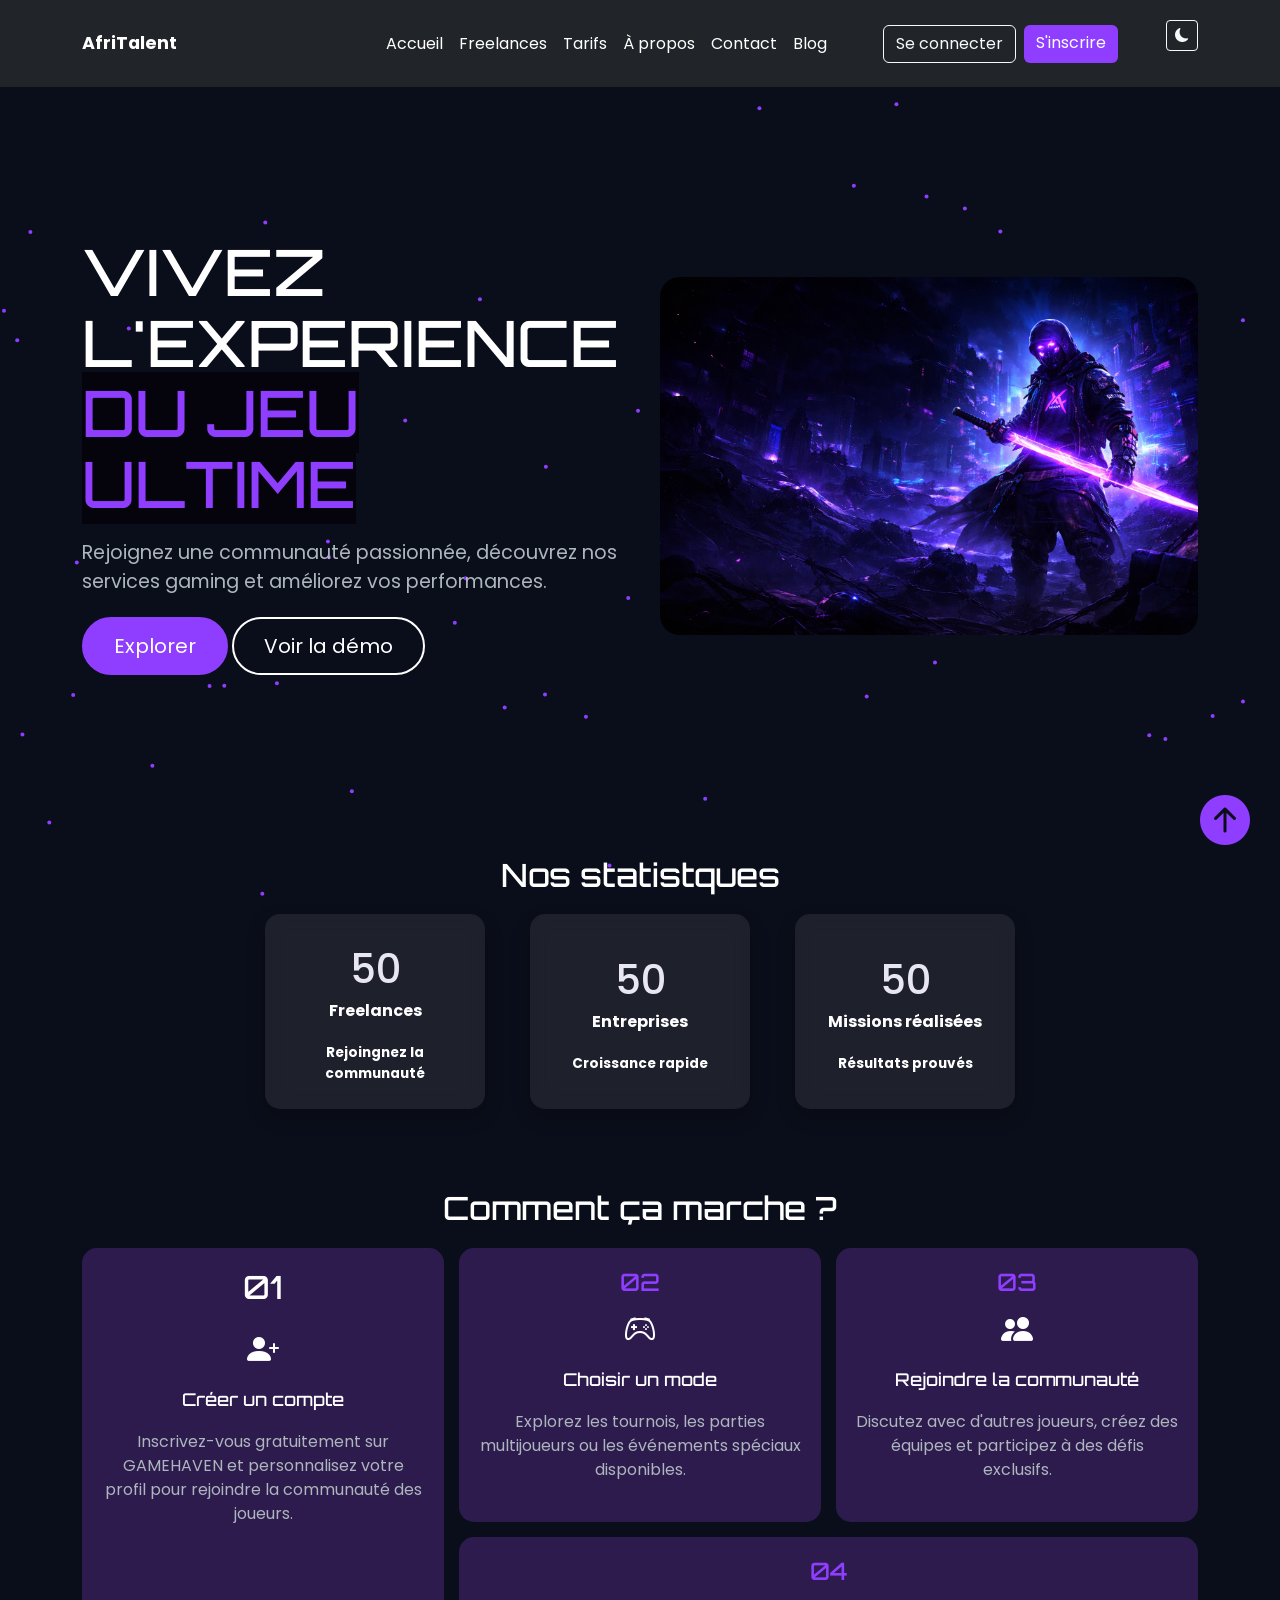
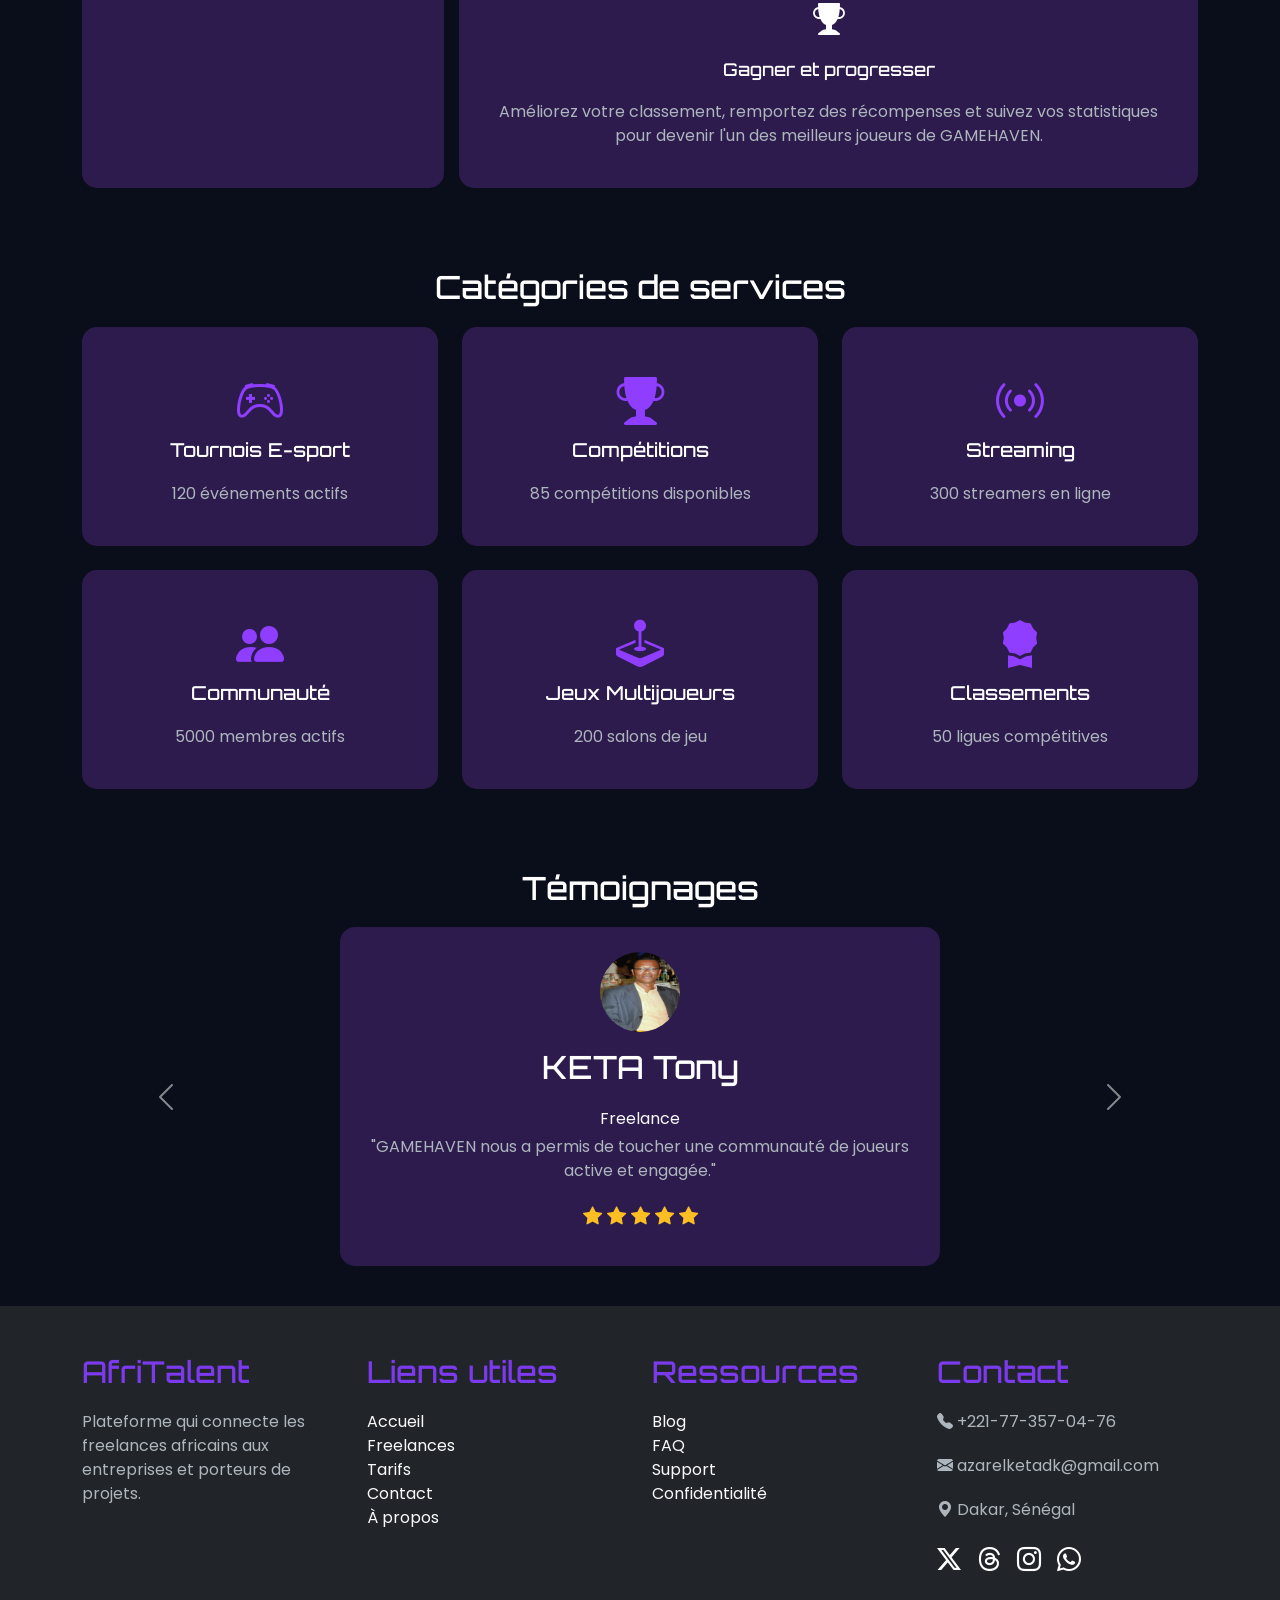
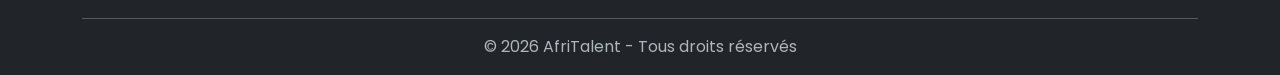
<file: index.html>
<!DOCTYPE html>
<html lang="fr">
<head>
    <meta charset="UTF-8">
    <meta name="viewport" content="width=device-width, initial-scale=1.0">
    <title>Index</title>
    <!-- Bootstrap CSS -->
    <link href="https://cdn.jsdelivr.net/npm/bootstrap@5.3.3/dist/css/bootstrap.min.css" rel="stylesheet">
    <!-- Bootstrap Icons -->
    <link rel="stylesheet" href="https://cdn.jsdelivr.net/npm/bootstrap-icons@1.11.3/font/bootstrap-icons.min.css">
    <!-- Feuille de style personnalisée -->
    <link rel="stylesheet" href="css/style.css">
</head>
<body>

    <!-- Fond animé -->
    <canvas id="network"></canvas>

<header>

       <!-- Barre de navigation -->
        <nav class="navbar navbar-expand-lg navbar-dark bg-dark fixed-top">
  <div class="container">
<!-- Logo -->
    <a class="navbar-brand" href="index.html">
      AfriTalent
    </a>
<!-- Bouton menu mobile -->
    <button class="navbar-toggler" type="button"
        data-bs-toggle="collapse"
        data-bs-target="#menu">
    <span class="navbar-toggler-icon"></span>
    </button>

    <div class="collapse navbar-collapse" id="menu">
<!-- Liens de navigation -->
      <ul class="navbar-nav ms-auto">

        <li class="nav-item"><a class="nav-link" href="index.html">Accueil</a></li>
        <li class="nav-item"><a class="nav-link" href="freelances.html">Freelances</a></li>
        <li class="nav-item"><a class="nav-link" href="tarifs.html">Tarifs</a></li>
        <li class="nav-item"><a class="nav-link" href="about.html">À propos</a></li>
        <li class="nav-item"><a class="nav-link" href="contact.html">Contact</a></li>
        <li class="nav-item"><a class="nav-link" href="#">Blog</a></li>
       
     </ul>
<!-- Boutons connexion / inscription -->
    <div class="d-flex gap-2 ms-lg-5">
        <a href="contact.html" class="btn btn-outline-light">
            Se connecter
        </a>

        <a href="contact.html" class="btn btn-primary">
            S'inscrire
        </a>
    </div>
<!-- Bouton Dark / Light Mode -->
    <ul>
     <li class="nav-item">
        <button id="themeToggle" class="btn btn-sm btn-outline-light ms-3">
            <i class="bi bi-moon-fill"></i>    
        </button>
    </li>
    </ul>
   </div>
   </div>
  </nav>
</header>

    <main class="container mt-5 pt-5">

        <!-- HERO -->
    <section class="hero fade-in">

        <div class="hero-content">
            <h1>VIVEZ L'EXPERIENCE <br><span class="violet">DU JEU ULTIME</span></h1>

            <p>
                Rejoignez une communauté passionnée, découvrez nos services gaming
                et améliorez vos performances.
            </p>

            <a href="#" class="btn btn-explorer btn-lg">
                Explorer 
            </a>

             <a href="#" class="btn btn-demo btn-lg">
                  Voir la démo
            </a>

        </div>

        <div class="hero-image">
            <img src="images/background.jpg" alt="background">
        </div>

    </section>

    <!-- ========= Statistques =========-->
    <section class="bob fade-in">
         <h2>Nos statistques</h2>
        <div class="starts">
            <!-- Nombre de freelances -->
            <div class="start-card">
                <!--Compteur 1-->
                <div id="count7" class="counter">+0</div>
                <p>Freelances</p>
                <span>Rejoingnez la communauté</span>
            </div>
            
            <!-- Nombre d'entreprise -->
             <div class="start-card">
                <div id="count8" class="counter">+0</div>
                <p>Entreprises</p>
                <span>Croissance rapide</span>
            </div>

            <!-- Nombres de missions réalisées -->
             <div class="start-card">
                 <div id="count10" class="counter">+0</div>
                <p>Missions réalisées</p>
                <span>Résultats prouvés</span>
            </div>

        </div>
    </section>

<!-- ===== SECTION COMMENT ÇA MARCHE ===== -->
<section class="how-it-works fade-in">
<!-- Titre principal de la section -->
    <h2>Comment ça marche ?</h2>
<!-- Grille type "bento" pour organiser les étapes -->
    <div class="bento-grid">
        <!-- ===== ÉTAPE 1 (Grande carte) ===== -->
        <div class="bento-card large">
            <h2>01</h2>
            <i class="bi bi-person-plus-fill"></i>
            <h3>Créer un compte</h3>
            <p>
                Inscrivez-vous gratuitement sur GAMEHAVEN et
                personnalisez votre profil pour rejoindre
                la communauté des joueurs.
            </p>
        </div>

 <!-- ===== ÉTAPE 2 ===== -->
        <div class="bento-card">
            <h4>02</h4>
            <i class="bi bi-controller"></i>
            <h3>Choisir un mode</h3>
            <p>
                Explorez les tournois, les parties multijoueurs
                ou les événements spéciaux disponibles.
            </p>
        </div>
  <!-- ===== ÉTAPE 3 ===== -->
        <div class="bento-card">
            <h4>03</h4>
            <i class="bi bi-people-fill"></i>
            <h3>Rejoindre la communauté</h3>
            <p>
                Discutez avec d'autres joueurs,
                créez des équipes et participez
                à des défis exclusifs.
            </p>
        </div>
  <!-- ===== ÉTAPE 4 (CARTE LARGE) ===== -->
        <div class="bento-card wide">
            <h4>04</h4>
            <i class="bi bi-trophy-fill"></i>
            <h3>Gagner et progresser</h3>
            <p>
                Améliorez votre classement, remportez des récompenses
                et suivez vos statistiques pour devenir
                l'un des meilleurs joueurs de GAMEHAVEN.
            </p>
        </div>

    </div>

</section>

   <!-- CATÉGORIES -->
<section class="categories fade-in">
  <!-- Titre de la section -->
    <h2>Catégories de services</h2>
 <!-- Grille Bootstrap avec espacement entre les éléments -->
    <div class="row g-4">
 <!-- ===== CATÉGORIE 1 ===== -->
        <div class="col-12 col-md-6 col-lg-4">
            <div class="category-card">
                <!-- Icône Bootstrap Icons -->
                <i class="bi bi-controller"></i>
                <!-- Nom de la catégorie -->
                <h3>Tournois E-sport</h3>
                  <!-- Description / statistique -->
                <p>120 événements actifs</p>
            </div>
        </div>
 <!-- ===== CATÉGORIE 2 ===== -->
        <div class="col-12 col-md-6 col-lg-4">
            <div class="category-card">
                <i class="bi bi-trophy-fill"></i>
                <h3>Compétitions</h3>
                <p>85 compétitions disponibles</p>
            </div>
        </div>
 <!-- ===== CATÉGORIE 3 ===== -->
        <div class="col-12 col-md-6 col-lg-4">
            <div class="category-card">
                <i class="bi bi-broadcast"></i>
                <h3>Streaming</h3>
                <p>300 streamers en ligne</p>
            </div>
        </div>
 <!-- ===== CATÉGORIE 4 ===== -->
        <div class="col-12 col-md-6 col-lg-4">
            <div class="category-card">
                <i class="bi bi-people-fill"></i>
                <h3>Communauté</h3>
                <p>5000 membres actifs</p>
            </div>
        </div>
 <!-- ===== CATÉGORIE 5 ===== -->
        <div class="col-12 col-md-6 col-lg-4">
            <div class="category-card">
                <i class="bi bi-joystick"></i>
                <h3>Jeux Multijoueurs</h3>
                <p>200 salons de jeu</p>
            </div>
        </div>
 <!-- ===== CATÉGORIE 6 ===== -->
        <div class="col-12 col-md-6 col-lg-4">
            <div class="category-card">
                <i class="bi bi-award-fill"></i>
                <h3>Classements</h3>
                <p>50 ligues compétitives</p>
            </div>
        </div>

    </div>

</section>

    <!-- TÉMOIGNAGES -->
<!-- TÉMOIGNAGES -->
<section class="testimonials fade-in">

    <h2>Témoignages</h2>

    <div id="testimonialCarousel" class="carousel slide">

        <div class="carousel-inner">

            <!-- Témoignage 1 -->
            <div class="carousel-item active">
                <div class="text-center">

                    <img src="images/tony.jpeg" class="rounded-circle mb-3" width="80" height="80" alt="tony">

                    <h2>KETA Tony</h2>
                    <p class="text-light mb-1">Freelance</p>

                    <p>"GAMEHAVEN nous a permis de toucher une communauté de joueurs active et engagée."</p>
                    <div class="stars text-warning">
                        <i class="bi bi-star-fill"></i>
                        <i class="bi bi-star-fill"></i>
                        <i class="bi bi-star-fill"></i>
                        <i class="bi bi-star-fill"></i>
                        <i class="bi bi-star-fill"></i>
                    </div>

                </div>
            </div>

            <!-- Témoignage 2 -->
            <div class="carousel-item">
                <div class="text-center">

                    <img src="images/témoin3.png" class="rounded-circle mb-3" width="80" height="80" alt="temoin3">

                    <h2>SIALE Juliana</h2>
                    <p class="text-light mb-1">Entreprise</p>

                    <p>"Les tournois organisés sur GAMEHAVEN sont incroyables. L'ambiance est géniale et les récompenses motivantes.."</p>

                    <div class="stars text-warning">
                        <i class="bi bi-star-fill"></i>
                        <i class="bi bi-star-fill"></i>
                        <i class="bi bi-star-fill"></i>
                        <i class="bi bi-star-fill"></i>
                        <i class="bi bi-star-fill"></i>
                    </div>

                </div>
            </div>

            <!-- Témoignage 3 -->
            <div class="carousel-item">
                <div class="text-center">

                    <img src="images/andré.jpeg" class="rounded-circle mb-3" width="80" height="80" alt="andre">

                    <h2>KETA Andréas</h2>
                    <p class="text-light mb-1">Freelance</p>

                    <p>"Une plateforme incontournable pour tous les passionnés de jeux vidéo."</p>
                    <div class="stars text-warning">
                        <i class="bi bi-star-fill"></i>
                        <i class="bi bi-star-fill"></i>
                        <i class="bi bi-star-fill"></i>
                        <i class="bi bi-star-fill"></i>
                        <i class="bi bi-star-fill"></i>
                    </div>

                </div>
            </div>

        </div>

        <button class="carousel-control-prev" type="button"
                data-bs-target="#testimonialCarousel"
                data-bs-slide="prev">
            <span class="carousel-control-prev-icon"></span>
        </button>

        <button class="carousel-control-next" type="button"
                data-bs-target="#testimonialCarousel"
                data-bs-slide="next">
            <span class="carousel-control-next-icon"></span>
        </button>

    </div>

</section>

</main>

<!-- ================= FOOTER ================= -->
    <footer class="bg-dark text-light pt-5 pb-3 fade-in">
    <div class="container">

        <div class="row">

            <!-- AfriTalent -->
            <div class="col-md-3 mb-4">
                <h3>AfriTalent</h3>
                <p>
                    Plateforme qui connecte les freelances africains
                    aux entreprises et porteurs de projets.
                </p>
            </div>

            <!-- Liens utiles -->
            <div class="col-md-3 mb-4">
                <h3>Liens utiles</h3>
                <ul class="list-unstyled">
                    <li><a href="index.html" class="text-light">Accueil</a></li>
                    <li><a href="freelances.html" class="text-light">Freelances</a></li>
                    <li><a href="tarifs.html" class="text-light">Tarifs</a></li>
                    <li><a href="contact.html" class="text-light">Contact</a></li>
                    <li><a href="about.html" class="text-light">À propos</a></li>
                </ul>
            </div>

            <!-- Ressources -->
            <div class="col-md-3 mb-4">
                <h3>Ressources</h3>
                <ul class="list-unstyled">
                    <li><a href="#" class="text-light">Blog</a></li>
                    <li><a href="#" class="text-light">FAQ</a></li>
                    <li><a href="#" class="text-light">Support</a></li>
                    <li><a href="#" class="text-light">Confidentialité</a></li>
                </ul>
            </div>

            <!-- Contact -->
            <div class="col-md-3 mb-4">
                <h3>Contact</h3>
                <p><i class="bi bi-telephone-fill"></i> +221-77-357-04-76</p>
                <p><i class="bi bi-envelope-fill"></i> azarelketadk@gmail.com</p>
                <p><i class="bi bi-geo-alt-fill"></i> Dakar, Sénégal</p>
            <!-- Réseaux sociaux -->
                <div class="d-flex gap-3 fs-4 social-icons">
                      <a href="https://www.twitter.com" target="_blank">
                         <i class="bi bi-twitter-x"></i>
                    </a>
                    <a href="https://www.threads.net" target="_blank">
                        <i class="bi bi-threads"></i> 
                    </a>
                    <a href="https://www.instagram.com" target="_blank">
                        <i class="bi bi-instagram"></i>
                    </a>
                    <a href="https://www.whatsapp.com" target="_blank">
                        <i class="bi bi-whatsapp"></i>
                    </a>
                </div>
            </div>

        </div>

        <hr>
<!-- Copyright -->
        <p class="text-center mb-0">
            © <span id="year"></span> AfriTalent - Tous droits réservés
        </p>

    </div>
</footer>

        <!--============ Bouton retour en haut de page =============-->
 <a href="#" class="Boutons">
     <i class="bi bi-arrow-up-circle-fill"></i>
 </a>

<!-- ================= SCRIPTS ================= -->
 <!-- Bootstrap JS -->
    <script src="https://cdn.jsdelivr.net/npm/bootstrap@5.3.3/dist/js/bootstrap.bundle.min.js"></script>
    <!-- JavaScript principal -->
    <script src="js/main.js"></script>
</body>
</html>
</file>
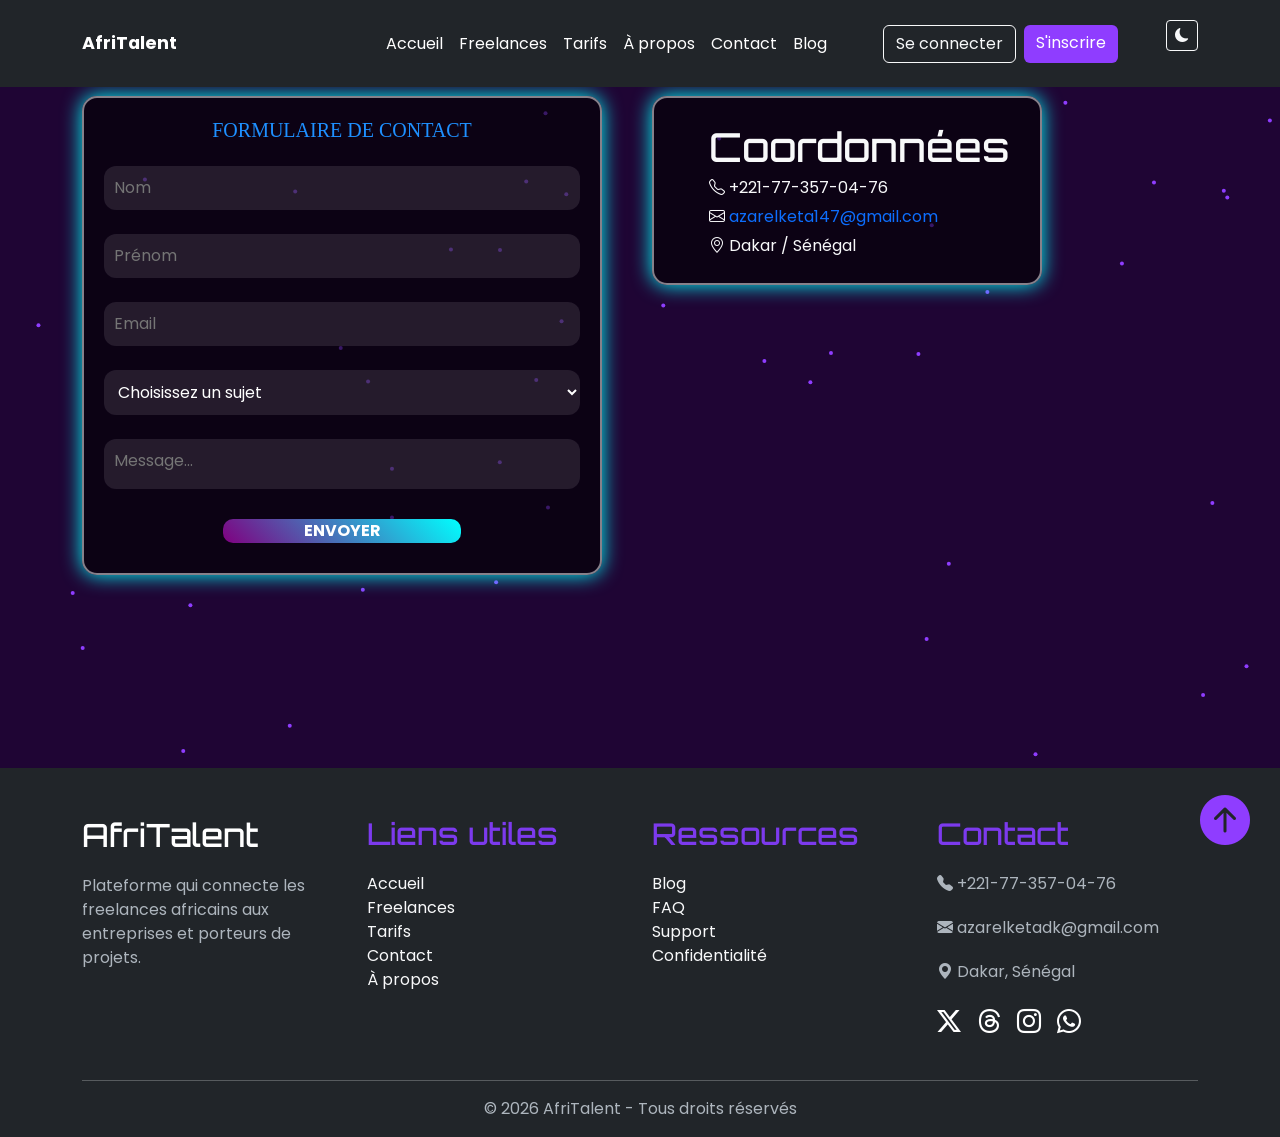
<file: contact.html>
<!DOCTYPE html>
<html lang="en">
<head>
    <meta charset="UTF-8">
    <meta name="viewport" content="width=device-width, initial-scale=1.0">
    <title>Contact</title>
    <!-- Bootstrap -->
    <link href="https://cdn.jsdelivr.net/npm/bootstrap@5.3.3/dist/css/bootstrap.min.css" rel="stylesheet">
    <!-- Bootstrap Icons -->
    <link rel="stylesheet" href="https://cdn.jsdelivr.net/npm/bootstrap-icons@1.11.3/font/bootstrap-icons.min.css">
    <!-- CSS principal -->
    <link rel="stylesheet" href="css/style.css">

</head>
<body class="arriere">
<!-- Fond réseau animé -->
      <canvas id="network"></canvas>

<!-- ========== HEADER ========= -->
     <header>
       <!-- Barre de navigation -->
        <nav class="navbar navbar-expand-lg navbar-dark bg-dark fixed-top">
  <div class="container">

    <a class="navbar-brand" href="index.html">
      AfriTalent
    </a>
<!-- Menu Hamburger -->
    <button class="navbar-toggler" type="button"
        data-bs-toggle="collapse"
        data-bs-target="#menu">
    <span class="navbar-toggler-icon"></span>
    </button>
    <!-- Menu -->
    <div class="collapse navbar-collapse" id="menu">

      <!-- Liens -->
      <ul class="navbar-nav ms-auto">

        <li class="nav-item"><a class="nav-link" href="index.html">Accueil</a></li>
        <li class="nav-item"><a class="nav-link" href="freelances.html">Freelances</a></li>
        <li class="nav-item"><a class="nav-link" href="tarifs.html">Tarifs</a></li>
        <li class="nav-item"><a class="nav-link" href="about.html">À propos</a></li>
        <li class="nav-item"><a class="nav-link" href="contact.html">Contact</a></li>
        <li class="nav-item"><a class="nav-link" href="#">Blog</a></li>
    
      </ul>
        <!-- Boutons utilisateurs -->
    <div class="d-flex gap-2 ms-lg-5">
        <a href="contact.html" class="btn btn-outline-light">
            Se connecter
        </a>

        <a href="contact.html" class="btn btn-primary">
            S'inscrire
        </a>
    </div>
    <ul>
     <li class="nav-item">
        <!-- Dark / Light mode -->
        <button id="themeToggle" class="btn btn-sm btn-outline-light ms-3">
          <i class="bi bi-moon-fill"></i>
        </button>
      </li>
    </ul>

    </div>
  </div>
</nav>
</header>
 <!-- ============= CONTENU PRINCIPAL =============-->
  <main class="container mt-5 pt-5">

    <div class="row justify-content-center">

        <!-- ======= FORMULAIRE ======= -->
        <div class="col-12 col-md-6">

            <div class="form-box fade-in">

                <h1>FORMULAIRE DE CONTACT</h1>

                <form>

                    <input type="text" id="nom" placeholder="Nom">
                    <p class="error" id="nomError"></p>

                    <input type="text" id="prenom" placeholder="Prénom">
                    <p class="error" id="prenomError"></p>

                    <input type="email" id="email" placeholder="Email">
                    <p class="error" id="emailError"></p>

                    <select id="sujet">
                        <option value="">Choisissez un sujet</option>
                        <option>Information</option>
                        <option>Support</option>
                        <option>Partenariat</option>
                        <option>Autres</option>
                    </select>
                    <p class="error" id="sujetError"></p>

                    <textarea id="message" placeholder="Message..."></textarea>
                    <p class="error" id="messageError"></p>

                    <button class="btn-9" id="sendBtn">ENVOYER</button>

                    <p class="success" id="successMessage">Message envoyé avec succès</p>

                </form>

            </div>

        </div>

        <!-- ===== Coordonnées ===== -->
        <div class="col-12 col-md-6">

            <div class="info-box fade-in">

                <h1>Coordonnées</h1>

                <p><i class="bi bi-telephone"></i> +221-77-357-04-76</p>

                <p>
                    <i class="bi bi-envelope"></i>
                    <a href="mailto:azarelketa147@gmail.com">azarelketa147@gmail.com</a>
                </p>

                <p><i class="bi bi-geo-alt"></i> Dakar / Sénégal</p>

            </div>
            <!-- Carte Google Maps -->
            <iframe
                src="https://maps.google.com/maps?q=dakar&t=&z=13&ie=UTF8&iwloc=&output=embed">
            </iframe>

        </div>

    </div>

</main>
       <!-- ========= FOOTER ========= -->
          <footer class="bg-dark text-light pt-5 pb-3">
    <div class="container">

        <div class="row">

            <!-- Présentation du site -->
            
            <div class="col-md-3 mb-4">
                <h2>AfriTalent</h2>
                <p>
                    Plateforme qui connecte les freelances africains
                    aux entreprises et porteurs de projets.
                </p>
            </div>

            <!-- Liens utiles -->

            <div class="col-md-3 mb-4">
                <h3>Liens utiles</h3>
                <ul class="list-unstyled">
                    <li><a href="index.html" class="text-light">Accueil</a></li>
                    <li><a href="freelances.html" class="text-light">Freelances</a></li>
                    <li><a href="tarifs.html" class="text-light">Tarifs</a></li>
                    <li><a href="contact.html" class="text-light">Contact</a></li>
                    <li><a href="about.html" class="text-light">À propos</a></li>
                </ul>
            </div>

            <!-- Ressources -->

            <div class="col-md-3 mb-4">
                <h3>Ressources</h3>
                <ul class="list-unstyled">
                    <li><a href="#" class="text-light">Blog</a></li>
                    <li><a href="#" class="text-light">FAQ</a></li>
                    <li><a href="#" class="text-light">Support</a></li>
                    <li><a href="#" class="text-light">Confidentialité</a></li>
                </ul>
            </div>

            <!-- Contact -->

            <div class="col-md-3 mb-4">
                <h3>Contact</h3>
                <p><i class="bi bi-telephone-fill"></i> +221-77-357-04-76</p>
                <p><i class="bi bi-envelope-fill"></i> azarelketadk@gmail.com</p>
                <p><i class="bi bi-geo-alt-fill"></i> Dakar, Sénégal</p>

                <!-- Réseaux sociaux -->
                <div class="d-flex gap-3 fs-4 social-icons">
                    <a href="https://www.twitter.com" target="_blank">
                        <i class="bi bi-twitter-x"></i>
                    </a>
                    <a href="https://www.threads.net" target="_blank">
                        <i class="bi bi-threads"></i> 
                    </a>
                    <a href="https://www.instagram.com" target="_blank">
                        <i class="bi bi-instagram"></i>
                    </a>
                    <a href="https://www.whatsapp.com" target="_blank">
                        <i class="bi bi-whatsapp"></i>
                    </a>
                </div>
            </div>

        </div>
        <hr>

        <!-- Copyright -->
        <p class="text-center mb-0">
            © <span id="year"></span> AfriTalent - Tous droits réservés
        </p>

    </div>
</footer>

        <!--============ Bouton retour en haut de page =============-->
 <a href="#" class="Boutons">
     <i class="bi bi-arrow-up-circle-fill"></i>
 </a>

    <!-- Bootstrap JS -->
    <script src="https://cdn.jsdelivr.net/npm/bootstrap@5.3.3/dist/js/bootstrap.bundle.min.js"></script>
    <!-- JavaScript principal -->
    <script src="js/main.js"></script>

</body>
</html>
</file>
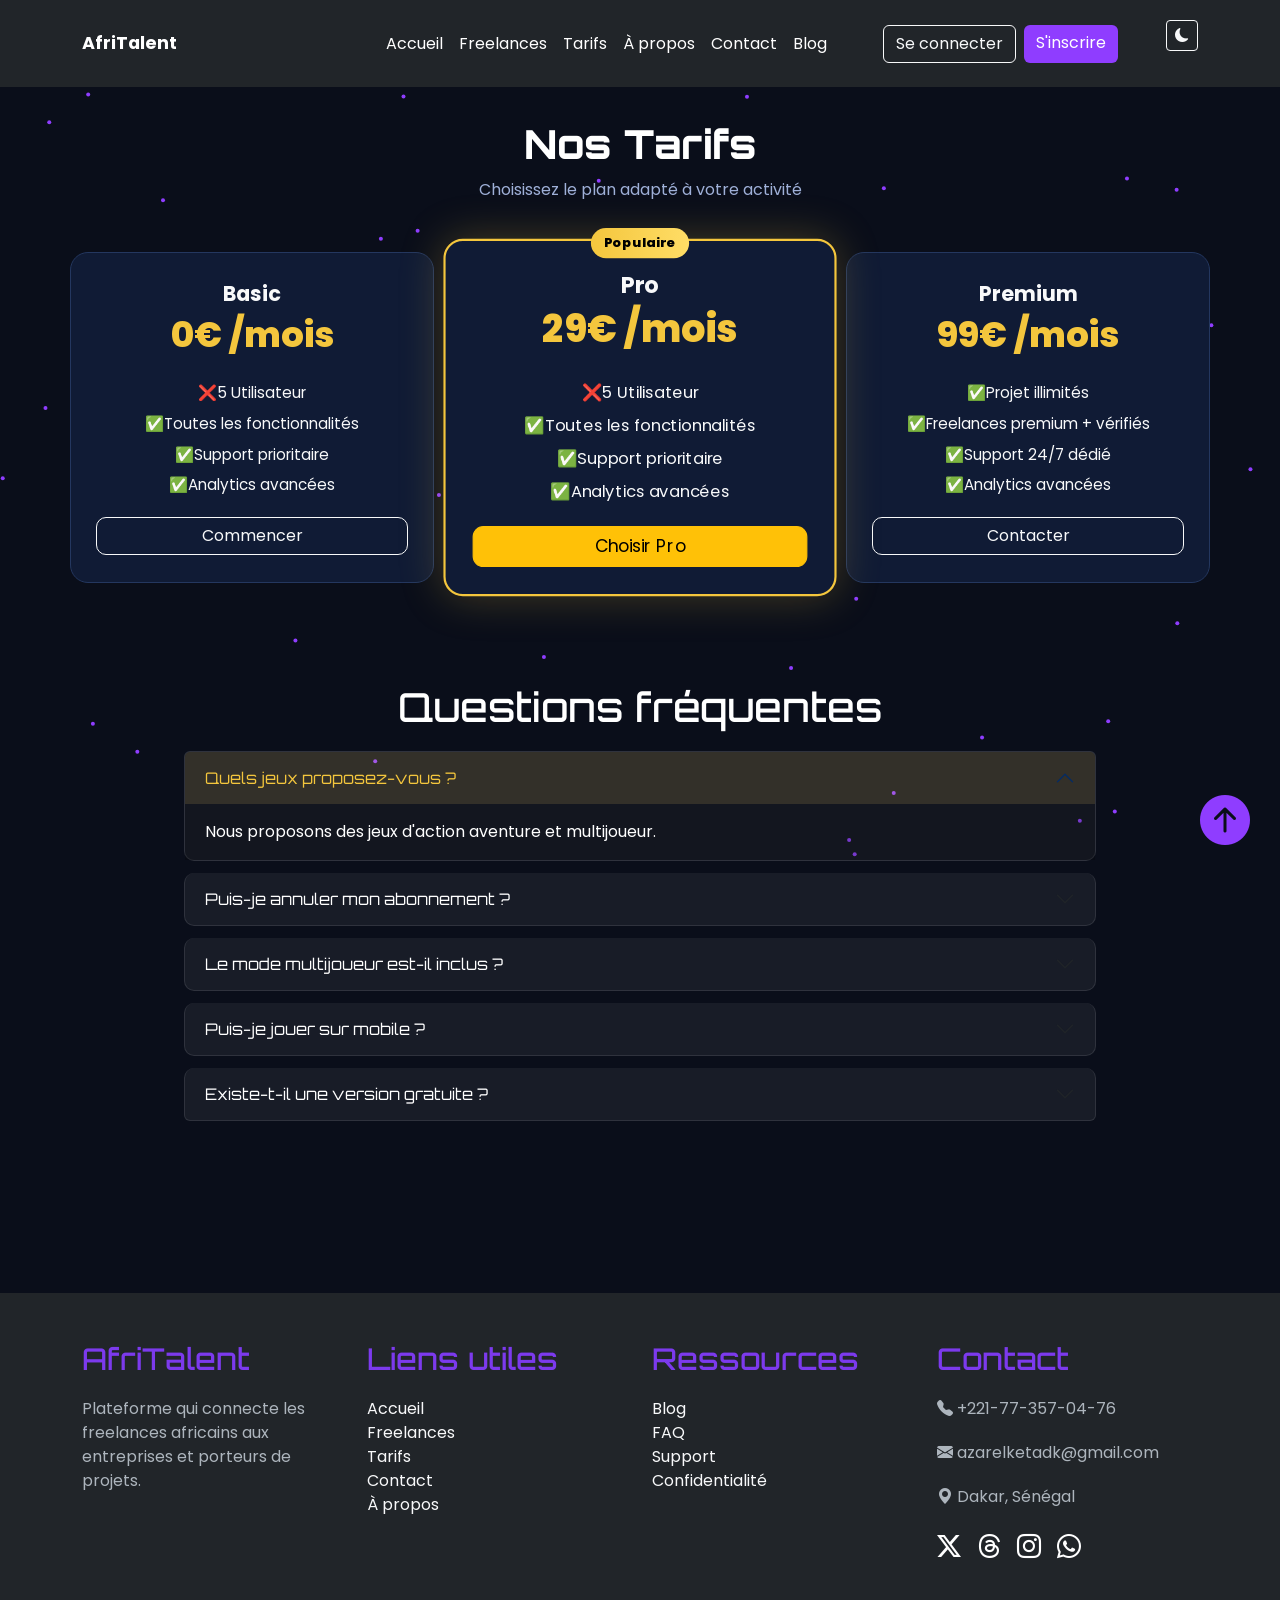
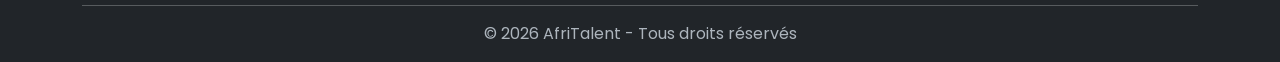
<file: tarifs.html>
<!DOCTYPE html>
<html lang="en">
<head>
    <meta charset="UTF-8">
    <meta name="viewport" content="width=device-width, initial-scale=1.0">
    <title>Tarifs</title>
    <!-- Bootstrap CSS -->
    <link href="https://cdn.jsdelivr.net/npm/bootstrap@5.3.3/dist/css/bootstrap.min.css" rel="stylesheet">
    <!-- Bootstrap Icons -->
    <link rel="stylesheet" href="https://cdn.jsdelivr.net/npm/bootstrap-icons@1.11.3/font/bootstrap-icons.min.css">
    <!-- CSS principal -->
    <link rel="stylesheet" href="css/style.css">
</head>
<body>
 
    <!-- Fond animé réseau -->
    <canvas id="network"></canvas>

    <!-- ================= HEADER ================= -->
     <header>
       <!-- NAVBAR-->
        <nav class="navbar navbar-expand-lg navbar-dark bg-dark fixed-top">
  <div class="container">

    <!-- Logo du site -->
    <a class="navbar-brand" href="index.html">
      AfriTalent
    </a>
    <!-- Menu Hamburger -->
    <button class="navbar-toggler" type="button"
        data-bs-toggle="collapse"
        data-bs-target="#menu">
    <span class="navbar-toggler-icon"></span>
    </button>
<!-- Contenu de la navbar -->
    <div class="collapse navbar-collapse" id="menu">
<!-- Liens de navigation -->
    <ul class="navbar-nav ms-auto">

        <li class="nav-item"><a class="nav-link" href="index.html">Accueil</a></li>
        <li class="nav-item"><a class="nav-link" href="freelances.html">Freelances</a></li>
        <li class="nav-item"><a class="nav-link" href="tarifs.html">Tarifs</a></li>
        <li class="nav-item"><a class="nav-link" href="about.html">À propos</a></li>
        <li class="nav-item"><a class="nav-link" href="contact.html">Contact</a></li>
        <li class="nav-item"><a class="nav-link" href="#">Blog</a></li>

    </ul>
<!-- Boutons connexion / inscription -->
    <div class="d-flex gap-2 ms-lg-5">
        <a href="contact.html" class="btn btn-outline-light">
            Se connecter
        </a>

        <a href="contact.html" class="btn btn-primary">
            S'inscrire
        </a>
    </div>
<!-- Bouton Dark / Light Mode -->
       <ul>
        <li class="nav-item">
          <button id="themeToggle" class="btn btn-sm btn-outline-light ms-3">
            <i class="bi bi-moon-fill"></i>
          </button>
        </li>
       </ul>

       </div>
      </div>
     </nav>
    </header>
<!-- ================= CONTENU PRINCIPAL ================= -->
    <main class="container pricing-section">

    <!-- Titre de la section tarifs -->
    <h1 class="pricing-title">Nos Tarifs</h1>

    <!-- Sous-titre descriptif -->
    <p class="pricing-subtitle">Choisissez le plan adapté à votre activité</p>

    <!-- Grille des plans -->
    <div class="row g-4 align-items-stretch">

        <!-- ================= PLAN BASIC ================= -->
        <div class="col-12 col-md-6 col-lg-4">
            <div class="pricing-card">

                <!-- Nom du plan -->
                <div class="plan-name">Basic</div>

                <!-- Prix -->
                <div class="price">0€ /mois</div>

                <!-- Liste des fonctionnalités -->
                <ul class="features">
                    <li class="cross">5 Utilisateur</li>
                    <li class="check">Toutes les fonctionnalités</li>
                    <li class="check">Support prioritaire</li>
                    <li class="check">Analytics avancées</li>
                </ul>

                <!-- Bouton action -->
                <button class="btn btn-outline-light btn-custom">
                    Commencer
                </button>

            </div>
        </div>

        <!-- ================= PLAN PRO ================= -->
        <div class="col-12 col-md-6 col-lg-4">
            <div class="pricing-card popular">

                <!-- Badge populaire -->
                <div class="badge-pop">Populaire</div>

                <!-- Nom du plan -->
                <div class="plan-name">Pro</div>

                <!-- Prix -->
                <div class="price">29€ /mois</div>

                <!-- Fonctionnalités -->
                <ul class="features">
                    <li class="cross">5 Utilisateur</li>
                    <li class="check">Toutes les fonctionnalités</li>
                    <li class="check">Support prioritaire</li>
                    <li class="check">Analytics avancées</li>
                </ul>

                <!-- Bouton action -->
                <button class="btn btn-warning btn-custom">
                    Choisir Pro
                </button>

            </div>
        </div>

        <!-- ================= PLAN PREMIUM ================= -->
        <div class="col-12 col-md-6 col-lg-4">
            <div class="pricing-card">

                <!-- Nom du plan -->
                <div class="plan-name">Premium</div>

                <!-- Prix -->
                <div class="price">99€ /mois</div>

                <!-- Fonctionnalités -->
                <ul class="features">
                    <li class="check">Projet illimités</li>
                    <li class="check">Freelances premium + vérifiés</li>
                    <li class="check">Support 24/7 dédié</li>
                    <li class="check">Analytics avancées</li>
                </ul>

                <!-- Bouton action -->
                <button class="btn btn-outline-light btn-custom">
                    Contacter
                </button>

            </div>
        </div>

    </div>

    <!-- ================= FAQ ================= -->
    <section class="faq">

        <!-- Titre FAQ -->
        <h2>Questions fréquentes</h2>

        <!-- Accordéon Bootstrap -->
        <div class="accordion" id="faq">

            <!-- ================= QUESTION 1 ================= -->
            <div class="accordion-item">

                <h2 class="accordion-header">

                    <button class="accordion-button"
                            type="button"
                            data-bs-toggle="collapse"
                            data-bs-target="#q1">

                        Quels jeux proposez-vous ?

                    </button>

                </h2>

                <div id="q1" class="accordion-collapse collapse show">

                    <div class="accordion-body">
                        Nous proposons des jeux d'action aventure et multijoueur.
                    </div>

                </div>

            </div>

            <!-- ================= QUESTION 2 ================= -->
            <div class="accordion-item">

                <h2 class="accordion-header">

                    <button class="accordion-button collapsed"
                            type="button"
                            data-bs-toggle="collapse"
                            data-bs-target="#q2">

                        Puis-je annuler mon abonnement ?

                    </button>

                </h2>

                <div id="q2" class="accordion-collapse collapse">

                    <div class="accordion-body">
                        Oui vous pouvez annuler à tout moment.
                    </div>

                </div>

            </div>

            <!-- ================= QUESTION 3 ================= -->
            <div class="accordion-item">

                <h2 class="accordion-header">

                    <button class="accordion-button collapsed"
                            type="button"
                            data-bs-toggle="collapse"
                            data-bs-target="#q3">

                        Le mode multijoueur est-il inclus ?

                    </button>

                </h2>

                <div id="q3" class="accordion-collapse collapse">

                    <div class="accordion-body">
                        Oui, dans les plans Pro et Entreprise.
                    </div>

                </div>

            </div>

            <!-- ================= QUESTION 4 ================= -->
            <div class="accordion-item">

                <h2 class="accordion-header">

                    <button class="accordion-button collapsed"
                            type="button"
                            data-bs-toggle="collapse"
                            data-bs-target="#q4">

                        Puis-je jouer sur mobile ?

                    </button>

                </h2>

                <div id="q4" class="accordion-collapse collapse">

                    <div class="accordion-body">
                        Oui, la plateforme fonctionne sur mobile.
                    </div>

                </div>

            </div>

            <!-- ================= QUESTION 5 ================= -->
            <div class="accordion-item">

                <h2 class="accordion-header">

                    <button class="accordion-button collapsed"
                            type="button"
                            data-bs-toggle="collapse"
                            data-bs-target="#q5">

                        Existe-t-il une version gratuite ?

                    </button>

                </h2>

                <div id="q5" class="accordion-collapse collapse">

                    <div class="accordion-body">
                        Oui, le plan gratuit est disponible.
                    </div>

                </div>

            </div>

        </div>

    </section>

</main>

        <footer class="bg-dark text-light pt-5 pb-3">
    <div class="container">

        <div class="row">

            <!-- Présentation du site -->
            <div class="col-md-3 mb-4">
                <h3>AfriTalent</h3>
                <p>
                    Plateforme qui connecte les freelances africains
                    aux entreprises et porteurs de projets.
                </p>
            </div>

            <!-- Liens utiles -->
            <div class="col-md-3 mb-4">
                <h3>Liens utiles</h3>
                <ul class="list-unstyled">
                    <li><a href="index.html" class="text-light">Accueil</a></li>
                    <li><a href="freelances.html" class="text-light">Freelances</a></li>
                    <li><a href="tarifs.html" class="text-light">Tarifs</a></li>
                    <li><a href="contact.html" class="text-light">Contact</a></li>
                    <li><a href="about.html" class="text-light">À propos</a></li>
                </ul>
            </div>

            <!-- Ressources -->
            <div class="col-md-3 mb-4">
                <h3>Ressources</h3>
                <ul class="list-unstyled">
                    <li><a href="#" class="text-light">Blog</a></li>
                    <li><a href="#" class="text-light">FAQ</a></li>
                    <li><a href="#" class="text-light">Support</a></li>
                    <li><a href="#" class="text-light">Confidentialité</a></li>
                </ul>
            </div>

            <!-- Contact -->
            <div class="col-md-3 mb-4">
                <h3>Contact</h3>
                <p><i class="bi bi-telephone-fill"></i> +221-77-357-04-76</p>
                <p><i class="bi bi-envelope-fill"></i> azarelketadk@gmail.com</p>
                <p><i class="bi bi-geo-alt-fill"></i> Dakar, Sénégal</p>

                <!-- Réseaux sociaux -->
                <div class="d-flex gap-3 fs-4 social-icons">
                      <a href="https://www.twitter.com" target="_blank">
                         <i class="bi bi-twitter-x"></i>
                    </a>
                    <a href="https://www.threads.net" target="_blank">
                        <i class="bi bi-threads"></i> 
                    </a>
                    <a href="https://www.instagram.com" target="_blank">
                        <i class="bi bi-instagram"></i>
                    </a>
                    <a href="https://www.whatsapp.com" target="_blank">
                        <i class="bi bi-whatsapp"></i>
                    </a>
                </div>
            </div>

        </div>

        <hr>
<!-- Copyright -->
        <p class="text-center mb-0">
            © <span id="year"></span> AfriTalent - Tous droits réservés
        </p>

    </div>
</footer>

        <!--============ Bouton retour en haut de page =============-->
 <a href="#" class="Boutons">
     <i class="bi bi-arrow-up-circle-fill"></i>
 </a>

 <!-- ================= SCRIPTS ================= -->
    <!-- Bootstrap JS --> 
    <script src="https://cdn.jsdelivr.net/npm/bootstrap@5.3.3/dist/js/bootstrap.bundle.min.js"></script>
    <!-- JavaScript principal -->
    <script src="js/main.js"></script>
</body>
</html>
</file>
<file: css/style.css>
/* ===== GOOGLE FONTS ======*/
@import url('https://fonts.googleapis.com/css2?family=Poppins:wght@300;400;500;600;700&family=Orbitron:wght@400;700&display=swap');

/* ======= VARIABLES CSS ======= */
:root{
    --primary-color:  #0A0E1A;
    --secondary-color: #2D1B4E;
    --accent-color: #8f3dff;
    --background-color: #121212;
    --text-color: #f8f9fa;
    --gray-color: #adb5bd;

    --font-title: 'Orbitron', sans-serif;
    --font-body: 'Poppins', sans-serif;

    --spacing-small: 10px;
    --spacing-medium: 20px;
    --spacing-large: 40px;
}

/* ======= RESET CSS ======== */
*{
    margin: 0;
    padding: 0;
    box-sizing: border-box;
}
.violet {
    color: var(--accent-color);
}
html{
    scroll-behavior: smooth;
}
img{
    max-width: 100%;
    display: block;
}
ul{
    list-style: none;
}
a{
    text-decoration: none;
}
/* ===== Hero "Notre histoire" (about.html) ===== */
@media (max-width: 576px){
    .shadow button{
        width: auto !important;
        display: inline-block;
        padding: 12px 25px;
        font-size: 14px;
        margin-top: 10px;
    }
}
.shadow h1{
    font-size: clamp(32px, 6vw, 80px);
    font-weight: 800;
    text-transform: uppercase;
    letter-spacing: 3px;
    color: #8c6dab;
    text-shadow:
    0 0 8px rgba(192,132,252,0.8),
    0 0 20px rgba(192,132,252,0.4);
}
.shadow{
    position: relative;
    z-index: 2;
    max-width: 800px;
}
.shadow button{
    width: auto;
    display: inline-block;
    padding: 14px 35px;
    border: none;
    border-radius: 50px;
    background: #8f3dff;
    color: white;
}

/* ======= STYLES DE BASE ======= */
body{
    font-family: var(--font-body);
    background-color: var(--primary-color);
    color: var(--text-color);
}
h1,h2,h3,h4,h5,h6{
    font-family: var(--font-title);
    color: var(--accent-color);
    margin-bottom: var(--spacing-medium);
}
p{
    margin-bottom: var(--spacing-medium);
    color: var(--gray-color);
}

/* ======= NAVBAR ======= */
.navbar{
    background-color: #eaeaea;
     transition: all 0.3s ease;
    padding: 20px 0;
}
.navbar-brand{
    color: white;
    font-weight: bold;
    font-size: 1.1rem;
    transition: 0.3s ease;
}
.nav-link{
    color: white;
}
.nav-link:hover{
    color: #d8b4fe;
}

/* ======= MAIN ======== */
main{
    min-height: 80vh;
}
section{
    padding: var(--spacing-large) 0;
}
.container h1{
    font-size: 2.5rem;
    color: white;
}
.container h2{
    font-size: 2rem;
    color: white;
}
.hero{
    display: grid;
    grid-template-columns: 1fr 1fr;
    gap: 40px;
    align-items: center;
    min-height: 80vh;
}
.hero-content h1{
    font-size: 4rem;
    line-height: 1.1;
}
.hero-content p{
    font-size: 1.2rem;
}
.hero-image img{
    width: 100%;
    border-radius: 20px;
}

/* ===== BENTO GRID ===== */
.bento-grid{
    display: grid;
    grid-template-columns: repeat(3,1fr);
    gap: 15px;
}
.bento-card{
    background-color: var(--secondary-color);
    padding: 20px;
    border-radius: 15px;
    text-align: center;
}
.large{
    grid-row: span 2;
}
.wide{
    grid-column: span 2;
}
.bento-card h4{
    color: var(--accent-color);
    font-family: var(--font-title);
    font-size: 1.5rem;
    margin-bottom: 10px;
}
.bento-card i{
    font-size: 2rem;
    color: white;
    margin-bottom: 15px;
    display: block;
}
.bento-card h3{
    color: white;
    font-size: 1.1rem;
}

/* ===== CATÉGORIES ===== */
.category-card{
    background-color: var(--secondary-color);
    padding: 40px;
    border-radius: 15px;
    text-align: center;
    transition: all .3s ease;
    cursor: pointer;
}
.category-card:hover{
    transform: translateY(-10px) scale(1.05);
    box-shadow: 0 10px 30px rgba(255, 255, 255, 0.5);
    background-color: var(--accent-color);
}
.category-card i{
    font-size: 3rem;
    color: var(--accent-color);
    margin-bottom: 15px;
}
.category-card h3{
    color: white;
    font-size: 1.2rem;
}
.category-card p{
    margin-bottom: 0;
}
.category-card:hover i,
.category-card:hover h3,
.category-card:hover p{
    color: white;
}

/* ===== TÉMOIGNAGES ===== */
#testimonialCarousel{
    display: flex;
    justify-content: center;
}
.carousel-inner{
    width: 100%;
    max-width: 600px;
}
.carousel-item{
    background-color: var(--secondary-color);
    padding: 25px;
    border-radius: 15px;
}
.carousel-item img{
    display: block;
    margin: 0 auto;
}
.carousel-item h5{
    color: white;
}
.how-it-works h2,
.categories h2,
.testimonials h2{
    text-align: center;
}
.stars {
    color: gold;
    font-size: 1.2rem;
}

.cat{
    text-align: center;
}

/* Fond animé (canvas) positionné, en attendant le script (commit 6) */
#network{
    position: fixed;
    top: 0;
    left: 0;
    width: 100%;
    height: 100%;
    z-index: -1;
}
main,
footer{
    position: relative;
    z-index: 1;
}

/* ===== Boutons hero ===== */
.btn-primary{
    background: var(--accent-color);
    border: none;
}
.btn-primary:hover{
    background: #a25cff;
}
.btn-explorer{
    background: var(--accent-color);
    color: white;
    border: 2px solid var(--accent-color);
    border-radius: 50px;
    padding: 12px 30px;
    transition: all 0.3s ease;
}
.btn-explorer:hover{
    background: transparent;
    color: var(--accent-color);
    transform: translateY(-3px);
}
.btn-demo{
    background: transparent;
    color: white;
    border: 2px solid white;
    border-radius: 50px;
    padding: 12px 30px;
    transition: all 0.3s ease;
}
.btn-demo:hover{
    background: white;
    color: var(--primary-color);
    transform: translateY(-3px);
}
.social-icons a{
    color: #ffffff;
    transition: 0.3s;
}
.social-icons a:hover{
    color: var(--accent-color);
}

/* ===== Statistiques (index.html) ===== */
.starts {
    display: flex;
    justify-content: center;
    gap: 45px;
    align-items: stretch;
    width: 100%;
    margin-top: 20px;
    flex-wrap: wrap;
}
.start-card {
    text-align: center;
    backdrop-filter: blur(10px);
    box-shadow: 0 8px 20px rgba(0,0,0,0.2);
    transition: transform 0.3s ease;
    border-radius: 15px;
    padding: 25px;
    background: #ffffff15;
    width: 220px;
    display: flex;
    flex-direction: column;
    justify-content: center;
}
.start-card:hover {
    transform: translateY(-5px);
}
.counter {
    font-size: 40px;
    font-weight: 500;
    color: #e8e7f1;
}
.start-card p {
    font-weight: bold;
    color: #ffffff;
}
.start-card span {
    font-size: 0.85rem;
    color: #ffffff;
    font-weight: bold;
}
.bob h2 {
    text-align: center;
}

/* ===== NOTRE HISTOIRE (about.html) ===== */
.castor {
    height: 100vh;
    background-size: cover;
    background-position: center;
    position: relative;
    display: flex;
    justify-content: center;
    align-items: center;
    text-align: center;
    background: url("https://images.unsplash.com/photo-1542751371-adc38448a05e?q=80&w=1600&auto=format&fit=crop");
}
.overlay {
    position: absolute;
    width: 100%;
    height: 100%;
    background:  rgba(0,0,0,0.7);
}
.shadow p{
    font-family: "Advent Pro", sans-serif;
    margin: 20px 0;
    font-size: 28px
}
.violet {
    background-color: rgb(5, 3, 12);
}
.equipe {
    color: rgb(113, 9, 136);
   font-family: 'Franklin Gothic Medium', 'Arial Narrow', Arial, sans-serif;
   font-size: 25px;
}
.heros {
    display: flex;
    align-items: center;
    justify-content: space-between;
    gap: 40px;
    padding: 50px;
}
h6 {
    text-align: center;
    font-size: 40px;
    color: #1e90ff;
    margin-top: 20px;
    font-family: "inter";
}
.heros-text h2,
.heros-text p {
    color: #ffffff;
}
.heros-text p{
    font-family: "Nunito";
    font-size: 20px;
}
.heros-text h2, h3 {
    font-family: "Poppins";
    font-size: 40px;
    color: aliceblue;
}
.heros-text img {
    width: 100%;
    border-radius: 10px;
}
.imgs img {
    width: 550px;
    height: 350px;
    border-radius: 10px;
}
.team {
    padding: 50px;
    text-align: center;
}
.team h1,
.team h2{
   font-size: 40px;
   color: dodgerblue;
   margin-bottom: 50px;
   font-family: "inter";
}
.teams {
    display: grid;
    grid-template-columns: repeat(auto-fit,minmax(200px,1fr));
    gap: 20px;
}
.team-1 {
  background-color: #161616;
  padding: 12px 20px;
  border-radius: 20px;
}
.team-1 img {
    width: 120px;
    height: 120px;
    object-fit: cover;
    border-radius: 50%;
    display: block;
    margin: 0 auto 15px;
}
.team h1,
.team h2,
.values h1,
.values h2 {
    color: #a855f7;
}
h3 {
    color: #7c3aed;
    font-size: 30px;
    font-family: 'orbitron';
}
.values {
    padding: 80px 10%;
    text-align: center;
}
.values h2,
.values h1{
    font-size: 40px;
    color: #1e90ff;
    margin-bottom: 40px;
    font-family: "inter";
}
.valeur-grid {
    display: grid;
    grid-template-columns: repeat(auto-fit,minmax(220px,1fr));
    gap: 20px;
}
.value {
    background: #111;
    padding: 40px;
    border-radius: 20px;
}
.value i{
    color: red;
    margin-bottom: 20px;
    font-size: 40px;
}
.states {
    padding: 20px;
    text-align: center;
}
.states-grid {
    display: grid;
    grid-template-columns: repeat(3, 1fr);
    gap: 20px;
}
.stat {
    background-color: #0f0a1a;
    padding: 30px;
    font-size: 24px;
    text-align: center;
}
.stat span {
    display: block;
    font-size: 14px;
    margin-top: 10px;
    color: rgb(241, 241, 241);
}

/* État initial pour l'animation fade-in (le déclenchement JS arrive au commit 7) */
.fade-in {
    opacity: 0;
    transform: translateY(40px);
    transition: opacity 0.8s ease, transform 0.8s ease;
}
.fade-in.show {
    opacity: 1;
    transform: translateY(0);
}

/* ===== PRICING (tarifs.html) ===== */
.pricing-section{
    padding:120px 0 60px;
}
.pricing-title{
    text-align:center;
    margin-bottom:10px;
    font-weight:800;
}
.pricing-subtitle{
    text-align:center;
    color:#9fb0d8;
    margin-bottom:50px;
}
.pricing-card{
    background:#101b35;
    border:1px solid #24375f;
    border-radius:18px;
    padding:25px;
    text-align:center;
    transition:0.3s;
    height:100%;
}
.pricing-card:hover{
    transform:translateY(-8px);
    box-shadow:0 15px 40px rgba(0,0,0,0.4);
}
.popular{
    border:2px solid #f4c63d;
    transform:scale(1.08);
    box-shadow:0 0 40px rgba(244,198,61,0.25);
    position:relative;
}
.badge-pop{
    position:absolute;
    top:-12px;
    left:50%;
    transform:translateX(-50%);
    background:linear-gradient(90deg,#f4c63d,#ffdd66);
    color:#000;
    padding:5px 12px;
    border-radius:20px;
    font-size:12px;
    font-weight:800;
}
.price{
    font-size:2.2rem;
    font-weight:800;
    color:#f4c63d;
}
.plan-name{
    font-size:1.3rem;
    font-weight:700;
}
.features{
    list-style:none;
    padding:0;
    margin:20px 0;
}
.features li{
    margin:8px 0;
    font-size:0.95rem;
}
.btn-custom{
    width:100%;
    border-radius:10px;
}
.check::before {
    content: "✅";
    color: green;
}
.cross::before {
    content: "❌";
}
.faq{
    width:80%;
    margin:60px auto;
}
.faq h1{
    text-align:center;
    color:#fff;
    margin-bottom:25px;
}
.faq h2 {
    text-align: center;
    font-size: 40px;
}
.accordion-item{
    background:rgba(255,255,255,0.06);
    border:1px solid rgba(255,255,255,0.1);
    border-radius:10px;
    margin-bottom:12px;
}
.accordion-button{
    background:transparent;
    color:#fff;
    box-shadow:none !important;
}
.accordion-button:not(.collapsed){
    color:#f4c63d;
    background:rgba(244,198,61,0.12);
}
.accordion-body{
    background:rgba(0,0,0,0.2);
    color:#fff;
}

/* ===== Cartes freelances (freelances.html) ===== */
.cardes{
    max-width: 320px;
    margin: auto;
    background: #0f172a;
    color: white;
    border-radius: 15px;
    overflow: hidden;
    border: 1px solid rgba(255,255,255,0.05);
    box-shadow: 0 6px 20px rgba(0,0,0,0.5);
    transition: all 0.3s ease;
}
.cardes:hover{
    transform: translateY(-5px);
    box-shadow: 0 10px 25px rgba(0,0,0,0.7);
}
.cardes img{
    height: 180px;
    width: 100%;
    object-fit: cover;
}
.cardes .card-body{
    padding: 15px;
    text-align: center;
}
.cardes h2{
    font-size: 1.2rem;
    color: #fff;
    margin-bottom: 8px;
}
.cardes p{
    color: #94a3b8;
    font-size: 0.9rem;
}
.stars{
    text-align: center;
    margin: 10px 0;
}
.stars i{
    color: #fbbf24;
}
.btne{
    display: block;
    margin: 12px auto 0;
    padding: 8px 18px;
    border: none;
    border-radius: 8px;
    background: #1d4ed8;
    color: white;
    font-weight: 500;
    cursor: pointer;
}
.btne:hover{
    background: #2563eb;
}

/* ===== Formulaire (contact.html) ===== */
.arriere {
    background-color: rgb(31, 5, 52);
}
.container-2 {
    display: flex;
    justify-content: center;
    align-items: flex-start;
    gap: 0px;
    margin-top: 5%;
}
option {
    color: red;
}
.error {
    color: red;
    margin: 0;
    font-size: 14px;
}
.form-box {
     width: 100%;
    padding: 20px;
    border-radius: 15px;
    background-color: rgba(0,0,0,0.6);
    border: 2px solid rgba(255,255,255,0.5);
    box-shadow: 0 0 20px cyan;
    margin-left: 0;
    min-height: 450px;
    max-width: 520px;
}
.info-box {
    width: 100%;
    padding: 20px;
    border-radius: 15px;
    background-color: rgba(0,0,0,0.6);
    border: 2px solid rgba(255,255,255,0.5);
    box-shadow: 0 0 20px cyan;
    margin-left: 0;
    max-width: 390px;
}
.form-box h1 {
    font-family: Georgia, 'Times New Roman', Times, serif;
    font-size: 20px;
    color: #1e90ff;
    text-align: center;
    margin-bottom: 20px;
}
/* Styles généraux des champs de formulaire (input, select, textarea) */
input,
select,
textarea {
    width: 100%; 
    margin: 4px 0; 
    padding: 10px; 
    border-radius: 12px; 
    border: none; 
    outline: none; 
    background: rgba(255,255,255,0.1); 
    color: #ffffff; 
}
/* Effet au focus */
input:focus,
select:focus,
textarea:focus {
    border: 2px solid white; 
    box-shadow: 0 0 5px white,
                0 0 10px white,
                0 0 20px white; 
    background: rgba(255,255,255,0.15); 
    transform: scale(1.02); /
    transition: 3s; 
}
/* Couleur du placeholder */
input:focus::placeholder,
textarea:focus::placeholder {
    color: green; 
}
/* Style spécifique du textarea */
textarea {
    height: 50px; 
    resize: none; 
}
/* Conteneur du formulaire */
.form-box form{
    display: flex; 
    flex-direction: column; /* empile les éléments verticalement */
    gap: 8px; 
}
/* Bouton d'envoi */
.btn-9 {
    width: 50%; 
    border: none; 
    border-radius: 10px; 
    background: linear-gradient(45deg, purple, cyan); 
    color: #ffffff; 
    font-weight: bold; 
    cursor: pointer; 
    transition: 0.4s; 
    display: block; 
    margin: 10px auto; 
}
/* Effet hover du bouton */
.btn-9:hover {
    transform: scale(1.05); 
}
/* Message de succès */
.success {
    margin-top: 10px; 
    color: lawngreen; 
    margin-left: 19%;
    display: none; 
}
/* Texte et titre dans la boîte d'information */
.info-box p,
.info-box h1 {
    margin: 5px 0; 
    color: var(--white); 
    margin-left: 10%; 
}
/* Carte Google Maps */
iframe {
    width: 390px; 
    height: 250px; 
    border-radius: 10px;
    margin-top: 10px; 
}
.cat{
    text-align: center; 
}
/* ===== RESPONSIVE ===== */
@media(max-width:768px){
    .hero{
        grid-template-columns: 1fr;
        text-align: center;
    }
    .hero-content h1{
        font-size: 2.8rem;
    }
    .bento-grid{
        grid-template-columns: 1fr;
    }
    .large,
    .wide{
        grid-column: auto;
        grid-row: auto;
    }
}
/* MOBILE */
@media (max-width: 375px) {
    .hero{
        grid-template-columns: 1fr;
        text-align: center;
    }
    .hero-content h1{
        font-size: 2rem;
    }
    .btn{
        width: 100%;
        margin-bottom: 10px;
    }
    .category-container,
    .bento-grid{
        grid-template-columns: 1fr;
    }
}
/* TABLETTE */
@media (max-width: 768px){
    .hero{
        grid-template-columns: 1fr;
        text-align: center;
    }
    .hero-content h1{
        font-size: 2.8rem;
    }
    .category-container{
        grid-template-columns: repeat(2,1fr);
    }
    .bento-grid{
        grid-template-columns: 1fr;
    }
    .large,
    .wide{
        grid-column: auto;
        grid-row: auto;
    }
}
/* DESKTOP */
@media (min-width: 1200px){
    .container{
        max-width: 1140px;
    }
    .hero-content h1{
        font-size: 4rem;
    }
    .category-container{
        grid-template-columns: repeat(3,1fr);
    }
}

/* Statistiques (index.html) */
@media (max-width: 992px) {
    .start-card {
        width: 45%;
    }
    .counter {
        font-size: 34px;
    }
}
@media (max-width: 576px) {
    .starts {
        gap: 15px;
        padding: 0 15px;
    }
    .start-card {
        width: 100%;
        max-width: 320px;
        margin: auto;
        padding: 20px;
    }
    .counter {
        font-size: 30px;
    }
    .start-card p {
        font-size: 1rem;
    }
    .start-card span {
        font-size: 0.8rem;
    }
    .bob h2 {
        font-size: 1.8rem;
    }
}

/* Notre histoire (about.html) */
@media (max-width: 768px) {
    .castor {
        padding: 120px 20px 50px;
    }
    .shadow h1 {
        font-size: 45px;
    }
    .shadow p {
        font-size: 18px;
    }
    .heros {
        flex-direction: column;
        text-align: center;
        padding: 20px;
    }
    .imgs img {
        width: 100%;
        height: auto;
    }
    .heros-text h2 {
        font-size: 28px;
    }
    .heros-text p {
        font-size: 16px;
    }
    .states-grid {
        grid-template-columns: repeat(2, 1fr);
    }
}
@media (max-width: 480px) {
    .states-grid {
        grid-template-columns: 1fr;
    }
}

/* Pricing (tarifs.html) */
@media(max-width:992px){
    .popular{
        transform:scale(1.03);
    }
}
@media(max-width:768px){
    .popular{
        transform:none;
    }
}

/* ===================================================================
   COMMIT 6 (partie CSS d'accompagnement) : mode clair, navbar au scroll,
   bouton retour en haut — nécessaires pour que le JS du commit 6 ait un effet visuel
   =================================================================== */

/* ===== MODE CLAIR ===== */
body.light-mode{
    background: #adb4e0;
    color: #1f2937;
}
body.light-mode .navbar{
    background: rgba(255,255,255,0.95) !important;
    backdrop-filter: blur(10px);
    box-shadow: 0 2px 10px rgba(0,0,0,.1);
}
body.light-mode .navbar-brand,
body.light-mode .nav-link{
    color: #4c1d95 !important;
}
body.light-mode h1,
body.light-mode h2,
body.light-mode h3,
body.light-mode h4{
    color: #7c3aed;
}
body.light-mode p{
    color: #4b5563;
}
body.light-mode .category-card,
body.light-mode .bento-card,
body.light-mode .pricing-card,
body.light-mode .accordion-item,
body.light-mode .start-card,
body.light-mode .cardes{
    background: #f8f7ff;
    border: 1px solid #d8b4fe;
    box-shadow: 0 5px 15px rgba(143,61,255,.15);
}
body.light-mode .category-card h3,
body.light-mode .bento-card h3,
body.light-mode .pricing-card .plan-name,
body.light-mode .cardes h2{
    color: #111827;
}
body.light-mode .accordion-button{
    color: #111827;
}
body.light-mode .accordion-body{
    background: #f3f4f6;
    color: #111827;
}
body.light-mode footer{
    background: #0f172a !important;
}
body.light-mode footer h5{
    color: #60a5fa !important;
}
body.light-mode footer p,
body.light-mode footer a{
    color: #e5e7eb !important;
}
body.light-mode footer a:hover{
    color: #93c5fd !important;
}
body.light-mode .social-icons a{
    color: #e5e7eb !important;
}
body.light-mode .social-icons a:hover{
    color: #60a5fa !important;
}

/* ===== NAVBAR SCROLL ===== */
.navbar{
    transition: all 0.3s ease;
}
.navbar.scrolled{
    background-color: rgba(10, 14, 26, 0.95) !important;
    box-shadow: 0 10px 30px rgba(0,0,0,0.3);
    padding: 8px 0;
    backdrop-filter: blur(10px);
    border-bottom: 1px solid rgba(255,255,255,0.1);
}
.navbar.scrolled .nav-link{
    font-size: 0.95rem;
}
.navbar.scrolled{
    background:#121212 !important;
    box-shadow:0 5px 20px rgba(0,0,0,.4);
    padding-top:5px;
    padding-bottom:5px;
}

/*========= Bouton retour haut de page ==========*/
.Boutons {
    position: fixed;
    bottom: 40px;
    right: 30px;
    font-size: 50px;
    color: var(--accent-color);
    text-decoration: none;
    z-index: 1000;
}
.Boutons:hover{
    color: white;
    transition: 3s;
}
</file>
